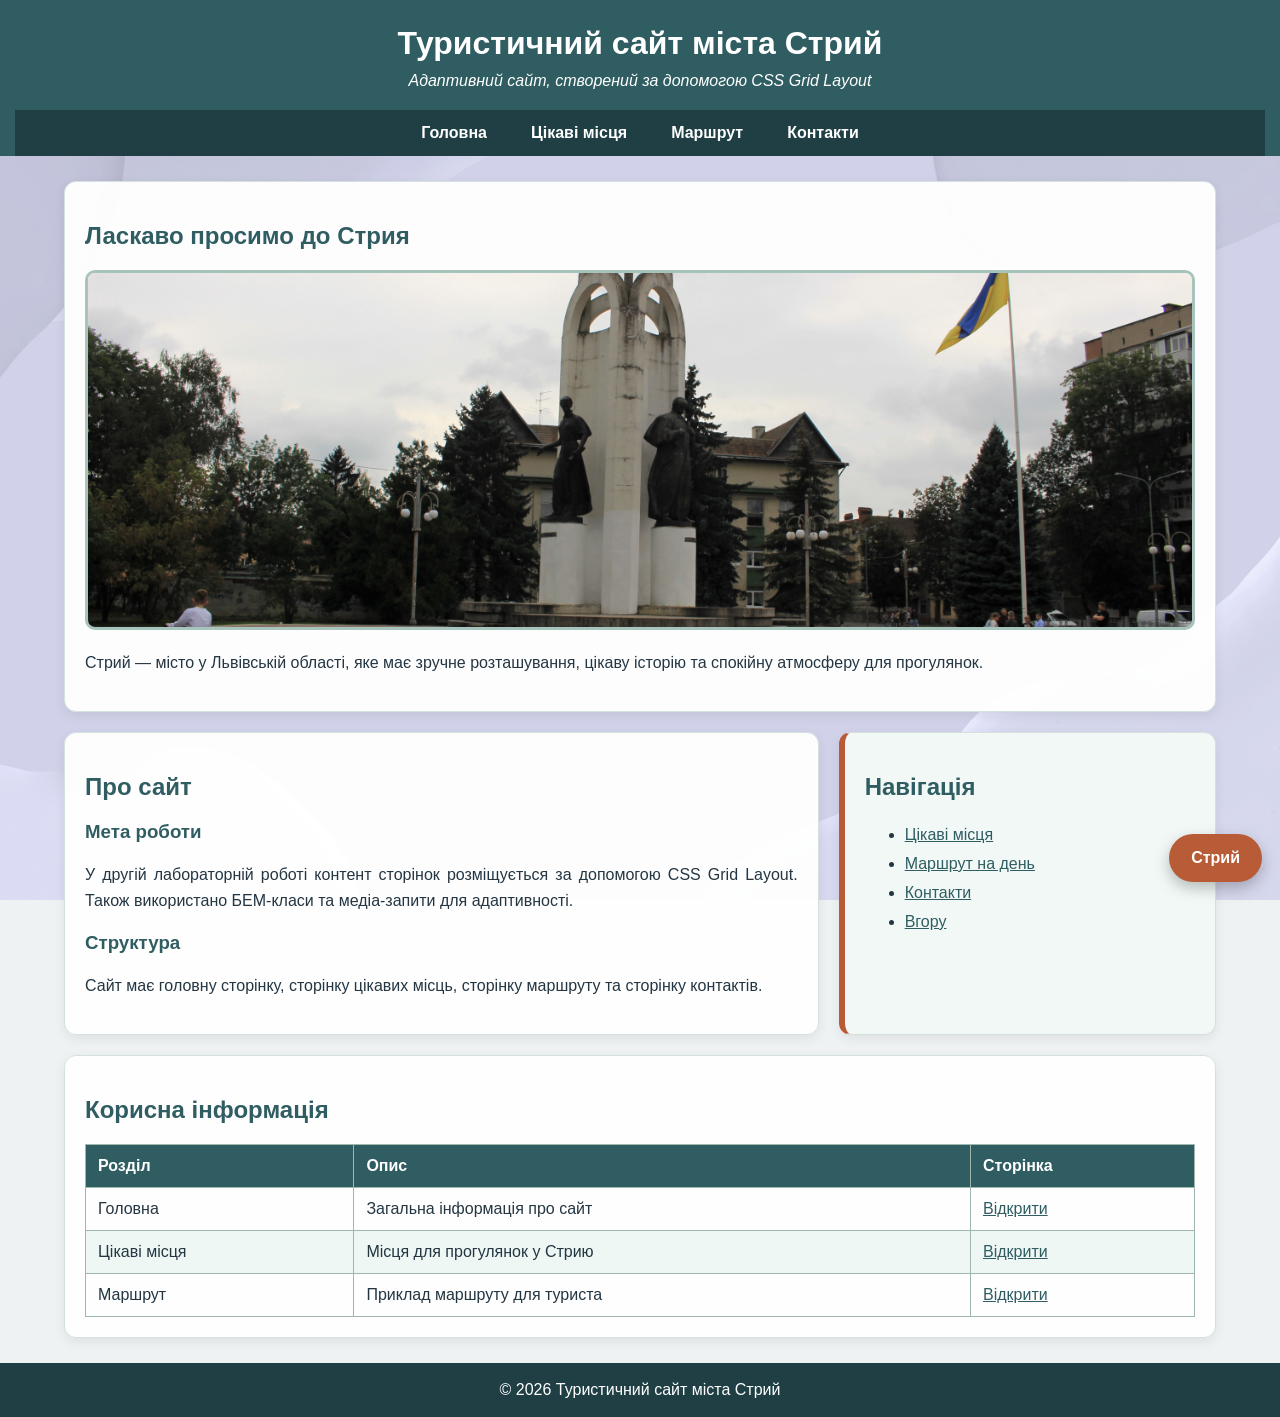
<file: index.html>
<!DOCTYPE html>
<html lang="uk">

<head>
    <meta charset="UTF-8">
    <meta name="viewport" content="width=device-width, initial-scale=1.0">
    <meta name="description" content="Туристичний сайт міста Стрий з CSS Grid">
    <meta name="keywords" content="Стрий, туризм, CSS Grid, адаптивність">
    <meta name="author" content="Студент">
    <title>Стрий туристичний | Grid</title>
    <link rel="stylesheet" href="style.css">
</head>

<body id="top">
    <header class="site-header">
        <h1 class="site-header__title">Туристичний сайт міста Стрий</h1>
        <p class="site-header__text">Адаптивний сайт, створений за допомогою CSS Grid Layout</p>

        <nav class="nav">
            <ul class="nav__list">
                <li class="nav__item"><a class="nav__link" href="index.html">Головна</a></li>

                <li class="nav__item nav__item_dropdown">
                    <a class="nav__link" href="places.html">Цікаві місця</a>
                    <ul class="nav__submenu">
                        <li><a class="nav__sublink" href="places.html#center">Центр</a></li>
                        <li><a class="nav__sublink" href="places.html#parks">Парки</a></li>
                        <li><a class="nav__sublink" href="places.html#architecture">Архітектура</a></li>
                    </ul>
                </li>

                <li class="nav__item"><a class="nav__link" href="route.html">Маршрут</a></li>
                <li class="nav__item"><a class="nav__link" href="contacts.html">Контакти</a></li>
            </ul>
        </nav>
    </header>

    <div class="fixed-badge">Стрий</div>

    <main class="layout layout_home">
        <section class="layout__hero card">
            <h2 class="card__title">Ласкаво просимо до Стрия</h2>
            <img class="card__image" src="images/stryj-main.jpg" alt="Вид міста Стрий">
            <p class="card__text">
                Стрий — місто у Львівській області, яке має зручне розташування,
                цікаву історію та спокійну атмосферу для прогулянок.
            </p>
        </section>

        <section class="layout__section card">
            <h2 class="card__title">Про сайт</h2>

            <article class="article">
                <h3 class="article__title">Мета роботи</h3>
                <p class="article__text">
                    У другій лабораторній роботі контент сторінок розміщується
                    за допомогою CSS Grid Layout. Також використано БЕМ-класи
                    та медіа-запити для адаптивності.
                </p>
            </article>

            <article class="article">
                <h3 class="article__title">Структура</h3>
                <p class="article__text">
                    Сайт має головну сторінку, сторінку цікавих місць,
                    сторінку маршруту та сторінку контактів.
                </p>
            </article>
        </section>

        <aside class="layout__aside aside">
            <h2 class="aside__title">Навігація</h2>
            <ul class="aside__list">
                <li><a href="places.html">Цікаві місця</a></li>
                <li><a href="route.html">Маршрут на день</a></li>
                <li><a href="contacts.html">Контакти</a></li>
                <li><a href="#top">Вгору</a></li>
            </ul>
        </aside>

        <section class="layout__info card">
            <h2 class="card__title">Корисна інформація</h2>

            <table class="info-table">
                <thead>
                    <tr>
                        <th>Розділ</th>
                        <th>Опис</th>
                        <th>Сторінка</th>
                    </tr>
                </thead>
                <tbody>
                    <tr>
                        <td>Головна</td>
                        <td>Загальна інформація про сайт</td>
                        <td><a href="index.html">Відкрити</a></td>
                    </tr>
                    <tr>
                        <td>Цікаві місця</td>
                        <td>Місця для прогулянок у Стрию</td>
                        <td><a href="places.html">Відкрити</a></td>
                    </tr>
                    <tr>
                        <td>Маршрут</td>
                        <td>Приклад маршруту для туриста</td>
                        <td><a href="route.html">Відкрити</a></td>
                    </tr>
                </tbody>
            </table>
        </section>
    </main>

    <footer class="footer">
        <p class="footer__text">&copy; 2026 Туристичний сайт міста Стрий</p>
    </footer>
</body>

</html>
</file>
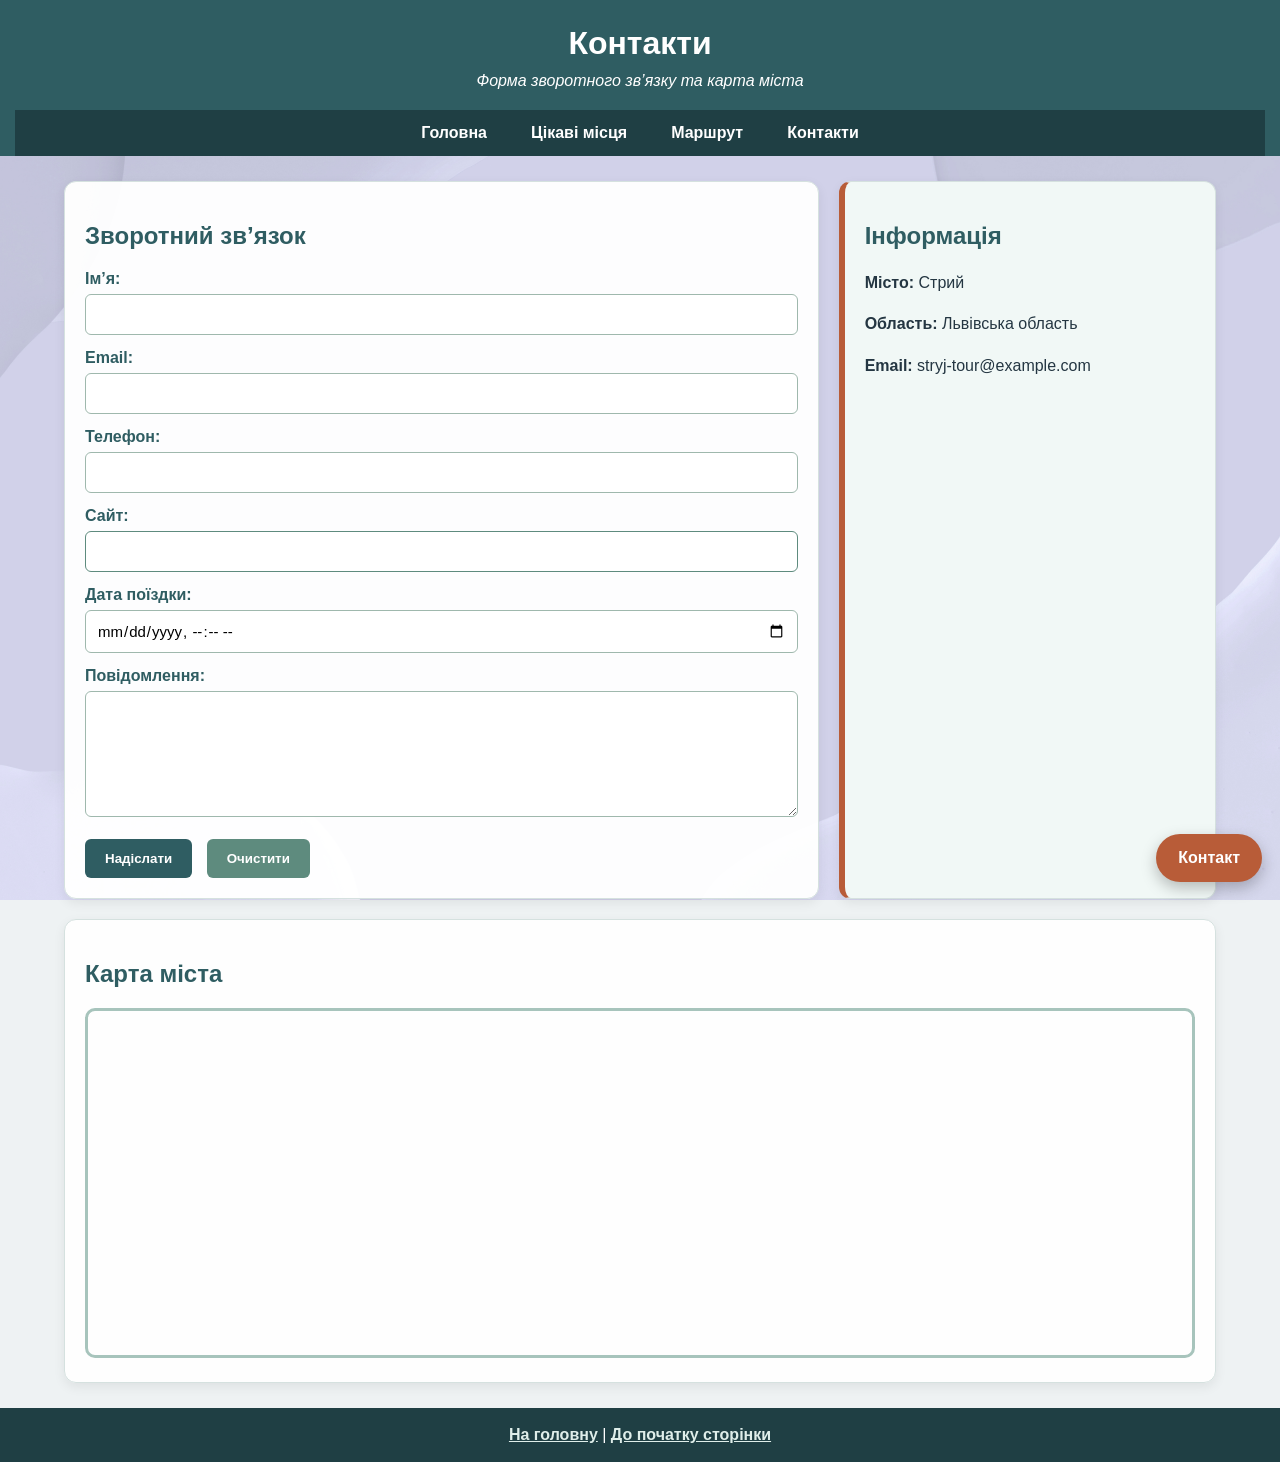
<file: contacts.html>
<!DOCTYPE html>
<html lang="uk">

<head>
    <meta charset="UTF-8">
    <meta name="viewport" content="width=device-width, initial-scale=1.0">
    <meta name="description" content="Контакти туристичного сайту Стрия">
    <meta name="keywords" content="Стрий, контакти, форма, карта">
    <meta name="author" content="Студент">
    <title>Контакти</title>
    <link rel="stylesheet" href="style.css">
</head>

<body id="top">
    <header class="site-header">
        <h1 class="site-header__title">Контакти</h1>
        <p class="site-header__text">Форма зворотного зв’язку та карта міста</p>

        <nav class="nav">
            <ul class="nav__list">
                <li class="nav__item"><a class="nav__link" href="index.html">Головна</a></li>
                <li class="nav__item"><a class="nav__link" href="places.html">Цікаві місця</a></li>
                <li class="nav__item"><a class="nav__link" href="route.html">Маршрут</a></li>
                <li class="nav__item"><a class="nav__link" href="contacts.html">Контакти</a></li>
            </ul>
        </nav>
    </header>

    <div class="fixed-badge">Контакт</div>

    <main class="contact-grid">
        <section class="contact-grid__form card">
            <h2 class="card__title">Зворотний зв’язок</h2>

            <form action="#" method="post" class="form">
                <label class="form__label" for="name">Ім’я:</label>
                <input class="form__field" type="text" id="name" name="name" required maxlength="40">

                <label class="form__label" for="email">Email:</label>
                <input class="form__field" type="email" id="email" name="email" required>

                <label class="form__label" for="phone">Телефон:</label>
                <input class="form__field" type="tel" id="phone" name="phone" pattern="[0-9+() -]{10,20}" required>

                <label class="form__label" for="site">Сайт:</label>
                <input class="form__field" type="url" id="site" name="site">

                <label class="form__label" for="date">Дата поїздки:</label>
                <input class="form__field" type="datetime-local" id="date" name="date" required>

                <label class="form__label" for="message">Повідомлення:</label>
                <textarea class="form__field form__field_textarea" id="message" name="message" rows="6" maxlength="350"
                    required></textarea>

                <button class="form__button" type="submit">Надіслати</button>
                <button class="form__button form__button_reset" type="reset">Очистити</button>
            </form>
        </section>

        <section class="contact-grid__map card">
            <h2 class="card__title">Карта міста</h2>

            <iframe class="map"
                src="https://www.openstreetmap.org/export/embed.html?bbox=23.819%2C49.245%2C23.880%2C49.275&amp;layer=mapnik"
                title="Карта міста Стрий">
            </iframe>
        </section>

        <aside class="contact-grid__aside aside">
            <h2 class="aside__title">Інформація</h2>
            <p class="aside__text"><strong>Місто:</strong> Стрий</p>
            <p class="aside__text"><strong>Область:</strong> Львівська область</p>
            <p class="aside__text"><strong>Email:</strong> stryj-tour@example.com</p>
        </aside>
    </main>

    <footer class="footer">
        <p class="footer__text">
            <a href="index.html">На головну</a> |
            <a href="#top">До початку сторінки</a>
        </p>
    </footer>
</body>

</html>
</file>
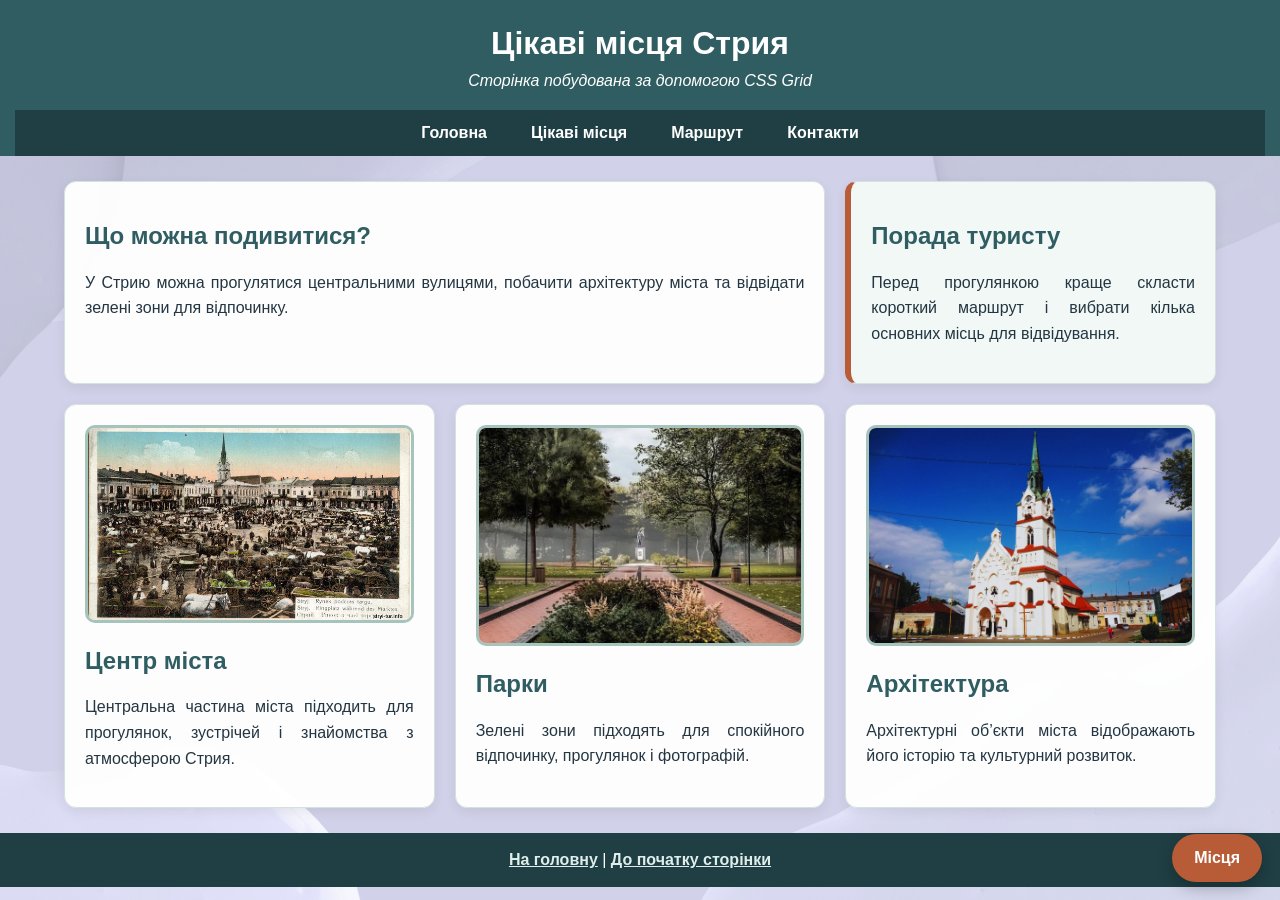
<file: places.html>
<!DOCTYPE html>
<html lang="uk">

<head>
    <meta charset="UTF-8">
    <meta name="viewport" content="width=device-width, initial-scale=1.0">
    <meta name="description" content="Цікаві місця Стрия">
    <meta name="keywords" content="Стрий, парк, центр, архітектура">
    <meta name="author" content="Студент">
    <title>Цікаві місця Стрия</title>
    <link rel="stylesheet" href="style.css">
</head>

<body id="top">
    <header class="site-header">
        <h1 class="site-header__title">Цікаві місця Стрия</h1>
        <p class="site-header__text">Сторінка побудована за допомогою CSS Grid</p>

        <nav class="nav">
            <ul class="nav__list">
                <li class="nav__item"><a class="nav__link" href="index.html">Головна</a></li>

                <li class="nav__item nav__item_dropdown">
                    <a class="nav__link" href="places.html">Цікаві місця</a>
                    <ul class="nav__submenu">
                        <li><a class="nav__sublink" href="#center">Центр</a></li>
                        <li><a class="nav__sublink" href="#parks">Парки</a></li>
                        <li><a class="nav__sublink" href="#architecture">Архітектура</a></li>
                    </ul>
                </li>

                <li class="nav__item"><a class="nav__link" href="route.html">Маршрут</a></li>
                <li class="nav__item"><a class="nav__link" href="contacts.html">Контакти</a></li>
            </ul>
        </nav>
    </header>

    <div class="fixed-badge">Місця</div>

    <main class="layout layout_places">
        <section class="layout__intro card">
            <h2 class="card__title">Що можна подивитися?</h2>
            <p class="card__text">
                У Стрию можна прогулятися центральними вулицями, побачити
                архітектуру міста та відвідати зелені зони для відпочинку.
            </p>
        </section>

        <section id="center" class="place-card">
            <img class="place-card__image" src="images/square.jpg" alt="Центр міста Стрий">
            <h2 class="place-card__title">Центр міста</h2>
            <p class="place-card__text">
                Центральна частина міста підходить для прогулянок, зустрічей
                і знайомства з атмосферою Стрия.
            </p>
        </section>

        <section id="parks" class="place-card">
            <img class="place-card__image" src="images/park.jpg" alt="Парк у Стрию">
            <h2 class="place-card__title">Парки</h2>
            <p class="place-card__text">
                Зелені зони підходять для спокійного відпочинку, прогулянок
                і фотографій.
            </p>
        </section>

        <section id="architecture" class="place-card">
            <img class="place-card__image" src="images/church.jpg" alt="Архітектура Стрия">
            <h2 class="place-card__title">Архітектура</h2>
            <p class="place-card__text">
                Архітектурні об’єкти міста відображають його історію
                та культурний розвиток.
            </p>
        </section>

        <aside class="layout__aside aside">
            <h2 class="aside__title">Порада туристу</h2>
            <p class="aside__text">
                Перед прогулянкою краще скласти короткий маршрут і вибрати
                кілька основних місць для відвідування.
            </p>
        </aside>
    </main>

    <footer class="footer">
        <p class="footer__text">
            <a href="index.html">На головну</a> |
            <a href="#top">До початку сторінки</a>
        </p>
    </footer>
</body>

</html>
</file>
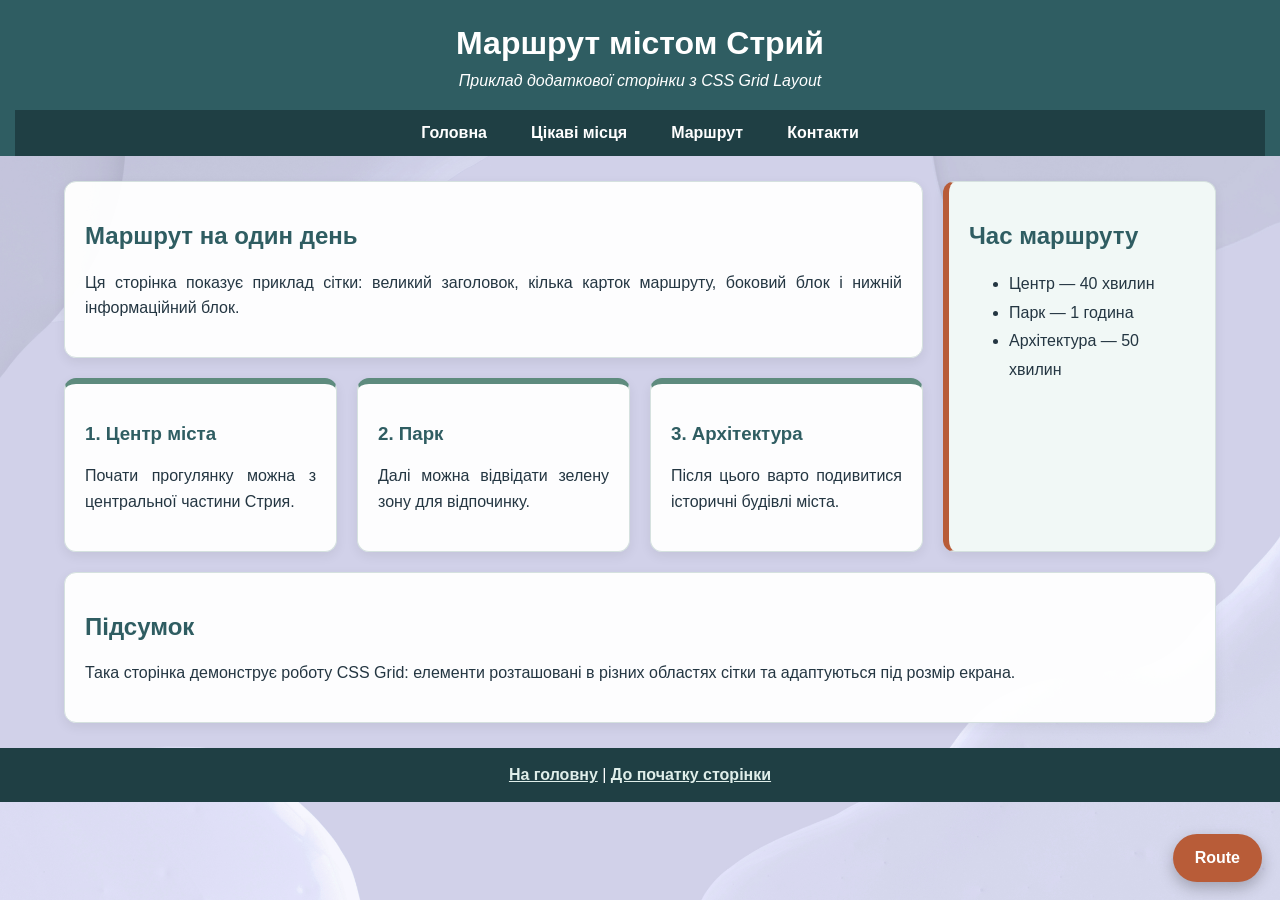
<file: route.html>
<!DOCTYPE html>
<html lang="uk">

<head>
    <meta charset="UTF-8">
    <meta name="viewport" content="width=device-width, initial-scale=1.0">
    <meta name="description" content="Туристичний маршрут містом Стрий">
    <meta name="keywords" content="Стрий, маршрут, туризм, CSS Grid">
    <meta name="author" content="Студент">
    <title>Маршрут містом Стрий</title>
    <link rel="stylesheet" href="style.css">
</head>

<body id="top">
    <header class="site-header">
        <h1 class="site-header__title">Маршрут містом Стрий</h1>
        <p class="site-header__text">Приклад додаткової сторінки з CSS Grid Layout</p>

        <nav class="nav">
            <ul class="nav__list">
                <li class="nav__item"><a class="nav__link" href="index.html">Головна</a></li>
                <li class="nav__item"><a class="nav__link" href="places.html">Цікаві місця</a></li>
                <li class="nav__item"><a class="nav__link" href="route.html">Маршрут</a></li>
                <li class="nav__item"><a class="nav__link" href="contacts.html">Контакти</a></li>
            </ul>
        </nav>
    </header>

    <div class="fixed-badge">Route</div>

    <main class="route">
        <section class="route__header card">
            <h2 class="card__title">Маршрут на один день</h2>
            <p class="card__text">
                Ця сторінка показує приклад сітки: великий заголовок,
                кілька карток маршруту, боковий блок і нижній інформаційний блок.
            </p>
        </section>

        <section class="route__step route__step_first">
            <h3 class="route__title">1. Центр міста</h3>
            <p class="route__text">Почати прогулянку можна з центральної частини Стрия.</p>
        </section>

        <section class="route__step route__step_second">
            <h3 class="route__title">2. Парк</h3>
            <p class="route__text">Далі можна відвідати зелену зону для відпочинку.</p>
        </section>

        <section class="route__step route__step_third">
            <h3 class="route__title">3. Архітектура</h3>
            <p class="route__text">Після цього варто подивитися історичні будівлі міста.</p>
        </section>

        <aside class="route__aside aside">
            <h2 class="aside__title">Час маршруту</h2>
            <ul class="aside__list">
                <li>Центр — 40 хвилин</li>
                <li>Парк — 1 година</li>
                <li>Архітектура — 50 хвилин</li>
            </ul>
        </aside>

        <section class="route__footer card">
            <h2 class="card__title">Підсумок</h2>
            <p class="card__text">
                Така сторінка демонструє роботу CSS Grid: елементи розташовані
                в різних областях сітки та адаптуються під розмір екрана.
            </p>
        </section>
    </main>

    <footer class="footer">
        <p class="footer__text">
            <a href="index.html">На головну</a> |
            <a href="#top">До початку сторінки</a>
        </p>
    </footer>
</body>

</html>
</file>
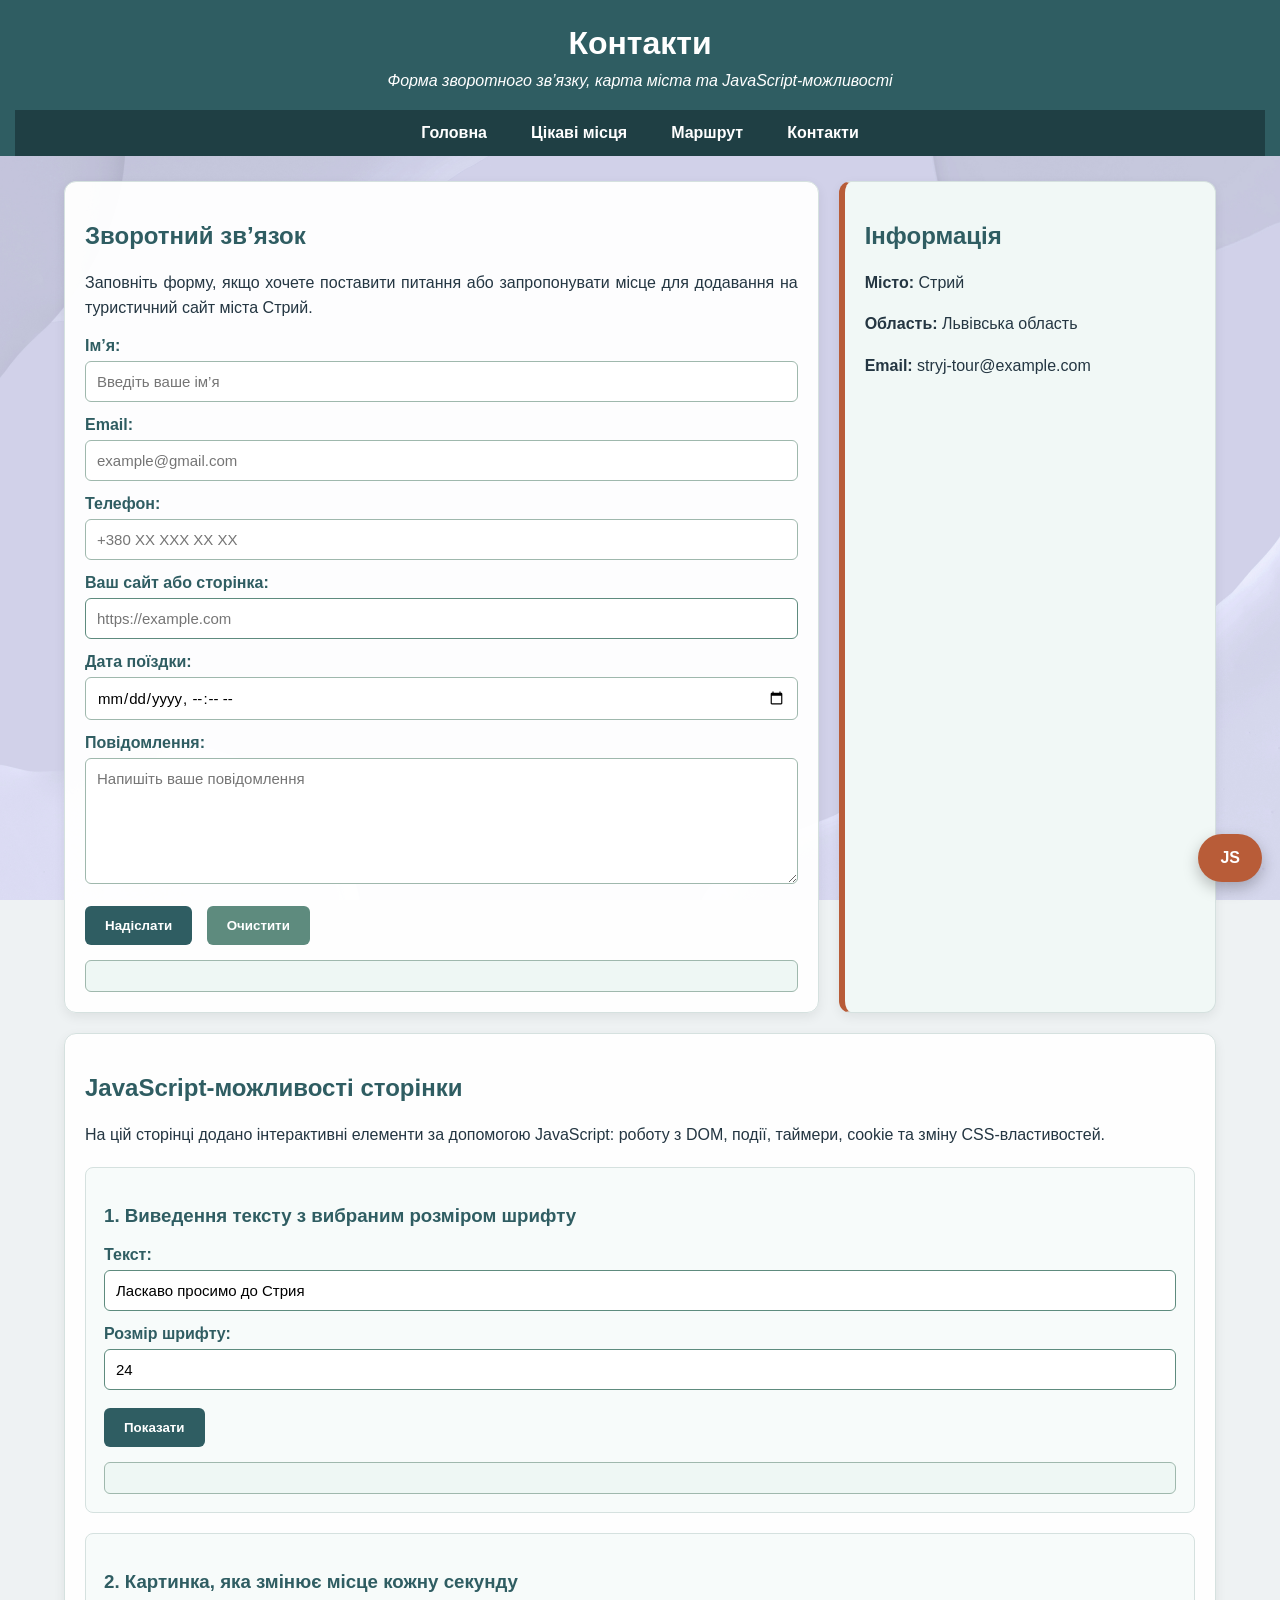
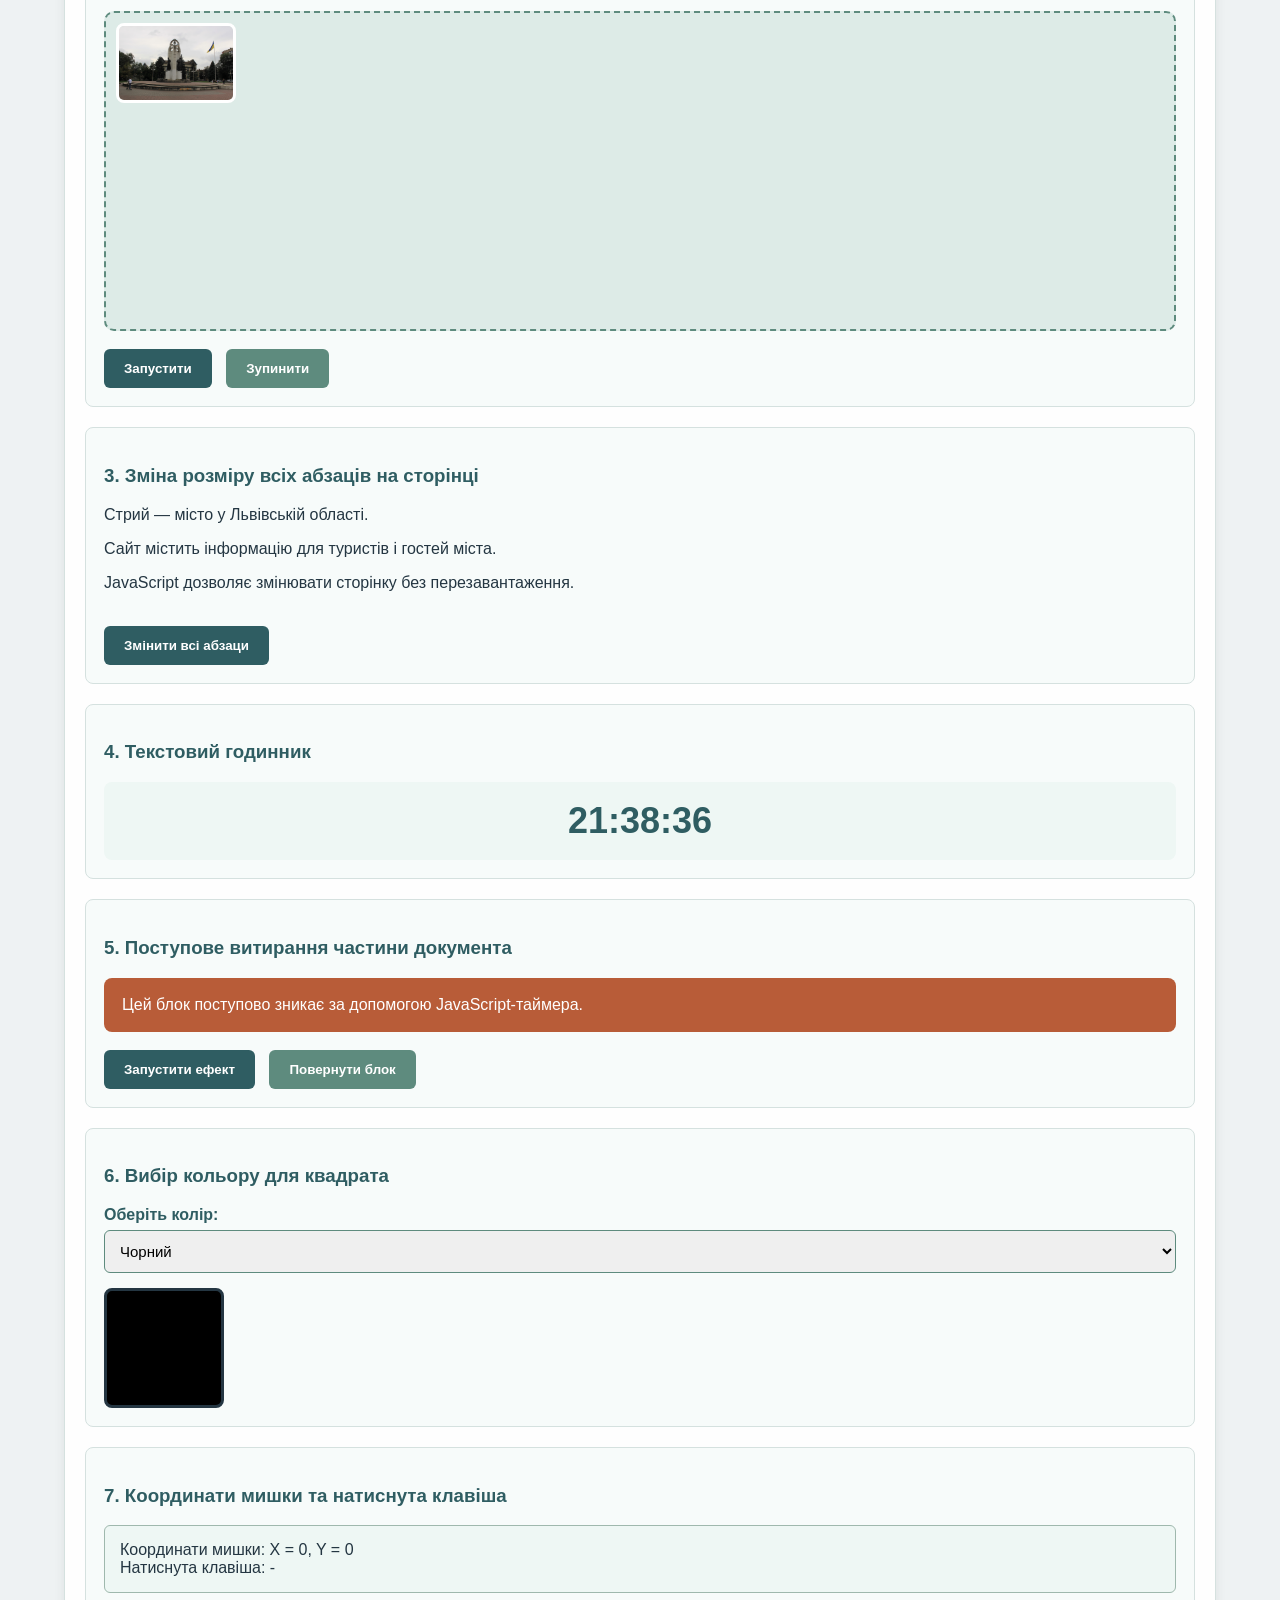
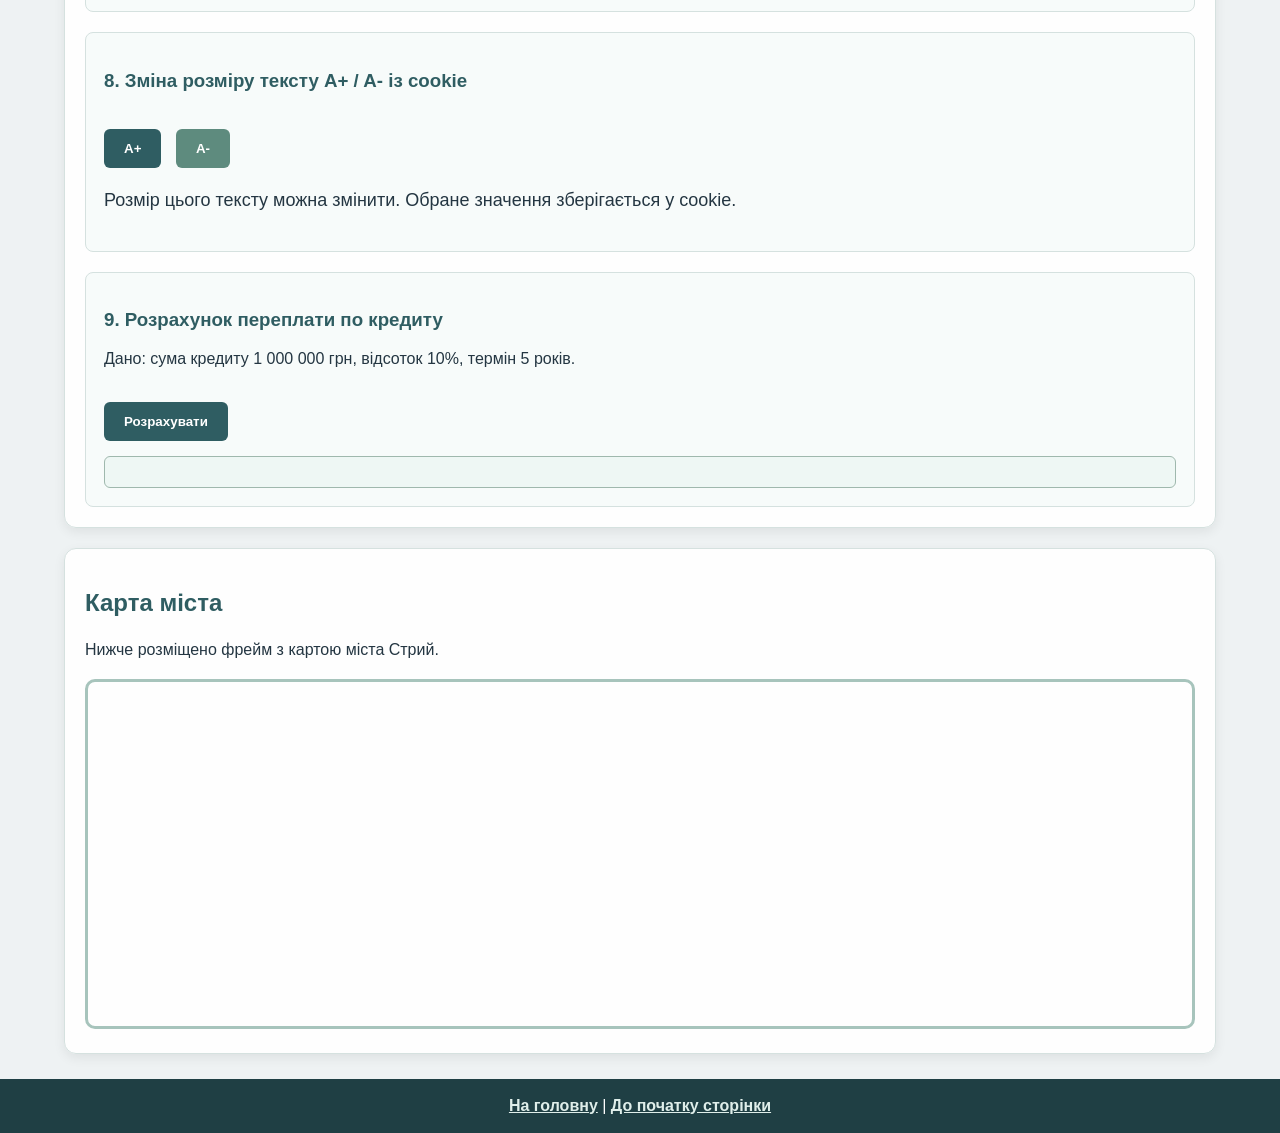
<file: lb3/contacts.html>
<!DOCTYPE html>
<html lang="uk">

<head>
    <meta charset="UTF-8">
    <meta name="viewport" content="width=device-width, initial-scale=1.0">
    <meta name="description" content="Контакти туристичного сайту міста Стрий з JavaScript">
    <meta name="keywords" content="Стрий, контакти, форма, JavaScript, DOM">
    <meta name="author" content="Студент">
    <title>Контакти | JavaScript</title>
    <link rel="stylesheet" href="style.css">
</head>

<body id="top">
    <header class="site-header">
        <h1 class="site-header__title">Контакти</h1>
        <p class="site-header__text">Форма зворотного зв’язку, карта міста та JavaScript-можливості</p>

        <nav class="nav">
            <ul class="nav__list">
                <li class="nav__item">
                    <a class="nav__link" href="index.html">Головна</a>
                </li>

                <li class="nav__item nav__item_dropdown">
                    <a class="nav__link" href="places.html">Цікаві місця</a>
                    <ul class="nav__submenu">
                        <li><a class="nav__sublink" href="places.html#center">Центр</a></li>
                        <li><a class="nav__sublink" href="places.html#parks">Парки</a></li>
                        <li><a class="nav__sublink" href="places.html#architecture">Архітектура</a></li>
                    </ul>
                </li>

                <li class="nav__item">
                    <a class="nav__link" href="route.html">Маршрут</a>
                </li>

                <li class="nav__item">
                    <a class="nav__link" href="contacts.html">Контакти</a>
                </li>
            </ul>
        </nav>
    </header>

    <div class="fixed-badge">JS</div>

    <main class="contact-grid">
        <section class="contact-grid__form card">
            <h2 class="card__title">Зворотний зв’язок</h2>
            <p class="card__text">
                Заповніть форму, якщо хочете поставити питання або запропонувати
                місце для додавання на туристичний сайт міста Стрий.
            </p>

            <form action="#" method="post" class="form" id="tourForm">
                <label class="form__label" for="name">Ім’я:</label>
                <input class="form__field" type="text" id="name" name="name" required maxlength="40"
                    placeholder="Введіть ваше ім’я">

                <label class="form__label" for="email">Email:</label>
                <input class="form__field" type="email" id="email" name="email" required
                    placeholder="example@gmail.com">

                <label class="form__label" for="phone">Телефон:</label>
                <input class="form__field" type="tel" id="phone" name="phone" pattern="[0-9+() -]{10,20}" required
                    placeholder="+380 XX XXX XX XX">

                <label class="form__label" for="site">Ваш сайт або сторінка:</label>
                <input class="form__field" type="url" id="site" name="site" placeholder="https://example.com">

                <label class="form__label" for="date">Дата поїздки:</label>
                <input class="form__field" type="datetime-local" id="date" name="date" required>

                <label class="form__label" for="message">Повідомлення:</label>
                <textarea class="form__field form__field_textarea" id="message" name="message" rows="6" maxlength="350"
                    required placeholder="Напишіть ваше повідомлення"></textarea>

                <button class="form__button" type="submit">Надіслати</button>
                <button class="form__button form__button_reset" type="reset">Очистити</button>

                <div id="formResult" class="result-box"></div>
            </form>
        </section>

        <aside class="contact-grid__aside aside">
            <h2 class="aside__title">Інформація</h2>
            <p class="aside__text"><strong>Місто:</strong> Стрий</p>
            <p class="aside__text"><strong>Область:</strong> Львівська область</p>
            <p class="aside__text"><strong>Email:</strong> stryj-tour@example.com</p>
        </aside>

        <section class="contact-grid__js card">
            <h2 class="card__title">JavaScript-можливості сторінки</h2>
            <p class="card__text">
                На цій сторінці додано інтерактивні елементи за допомогою JavaScript:
                роботу з DOM, події, таймери, cookie та зміну CSS-властивостей.
            </p>

            <article class="js-task">
                <h3>1. Виведення тексту з вибраним розміром шрифту</h3>

                <label class="form__label" for="textInput">Текст:</label>
                <input class="form__field" type="text" id="textInput" value="Ласкаво просимо до Стрия">

                <label class="form__label" for="sizeInput">Розмір шрифту:</label>
                <input class="form__field" type="number" id="sizeInput" value="24" min="10" max="60">

                <button class="form__button" type="button" onclick="showTextWithSize()">Показати</button>

                <div id="fontResult" class="result-box"></div>
            </article>

            <article class="js-task">
                <h3>2. Картинка, яка змінює місце кожну секунду</h3>

                <div class="image-area">
                    <img id="movingImage" class="moving-image" src="images/stryj-main.jpg" alt="Стрий">
                </div>

                <button class="form__button" type="button" onclick="startMovingImage()">Запустити</button>
                <button class="form__button form__button_reset" type="button"
                    onclick="stopMovingImage()">Зупинити</button>
            </article>

            <article class="js-task">
                <h3>3. Зміна розміру всіх абзаців на сторінці</h3>

                <p>Стрий — місто у Львівській області.</p>
                <p>Сайт містить інформацію для туристів і гостей міста.</p>
                <p>JavaScript дозволяє змінювати сторінку без перезавантаження.</p>

                <button class="form__button" type="button" onclick="changeParagraphsSize()">Змінити всі абзаци</button>
            </article>

            <article class="js-task">
                <h3>4. Текстовий годинник</h3>
                <div id="clock" class="clock">00:00:00</div>
            </article>

            <article class="js-task">
                <h3>5. Поступове витирання частини документа</h3>

                <div id="wipeBlock" class="wipe-block">
                    Цей блок поступово зникає за допомогою JavaScript-таймера.
                </div>

                <button class="form__button" type="button" onclick="startWipeEffect()">Запустити ефект</button>
                <button class="form__button form__button_reset" type="button" onclick="resetWipeEffect()">Повернути
                    блок</button>
            </article>

            <article class="js-task">
                <h3>6. Вибір кольору для квадрата</h3>

                <label class="form__label" for="colorSelect">Оберіть колір:</label>
                <select class="form__field" id="colorSelect" onchange="changeSquareColor()">
                    <option value="black">Чорний</option>
                    <option value="red">Червоний</option>
                    <option value="green">Зелений</option>
                    <option value="blue">Синій</option>
                    <option value="orange">Помаранчевий</option>
                </select>

                <div id="colorSquare" class="color-square"></div>
            </article>

            <article class="js-task">
                <h3>7. Координати мишки та натиснута клавіша</h3>

                <div id="eventInfo" class="result-box">
                    Координати мишки: X = 0, Y = 0<br>
                    Натиснута клавіша: -
                </div>
            </article>

            <article class="js-task">
                <h3>8. Зміна розміру тексту A+ / A- із cookie</h3>

                <button class="form__button" type="button" onclick="increaseFont()">A+</button>
                <button class="form__button form__button_reset" type="button" onclick="decreaseFont()">A-</button>

                <p id="resizableText" class="resizable-text">
                    Розмір цього тексту можна змінити. Обране значення зберігається у cookie.
                </p>
            </article>

            <article class="js-task">
                <h3>9. Розрахунок переплати по кредиту</h3>

                <p>
                    Дано: сума кредиту 1 000 000 грн, відсоток 10%, термін 5 років.
                </p>

                <button class="form__button" type="button" onclick="calculateCredit()">Розрахувати</button>

                <div id="creditResult" class="result-box"></div>
            </article>
        </section>

        <section class="contact-grid__map card">
            <h2 class="card__title">Карта міста</h2>
            <p class="card__text">
                Нижче розміщено фрейм з картою міста Стрий.
            </p>

            <iframe class="map"
                src="https://www.openstreetmap.org/export/embed.html?bbox=23.819%2C49.245%2C23.880%2C49.275&amp;layer=mapnik"
                title="Карта міста Стрий">
            </iframe>
        </section>
    </main>

    <footer class="footer">
        <p class="footer__text">
            <a href="index.html">На головну</a> |
            <a href="#top">До початку сторінки</a>
        </p>
    </footer>

    <script src="script.js"></script>
</body>

</html>
</file>
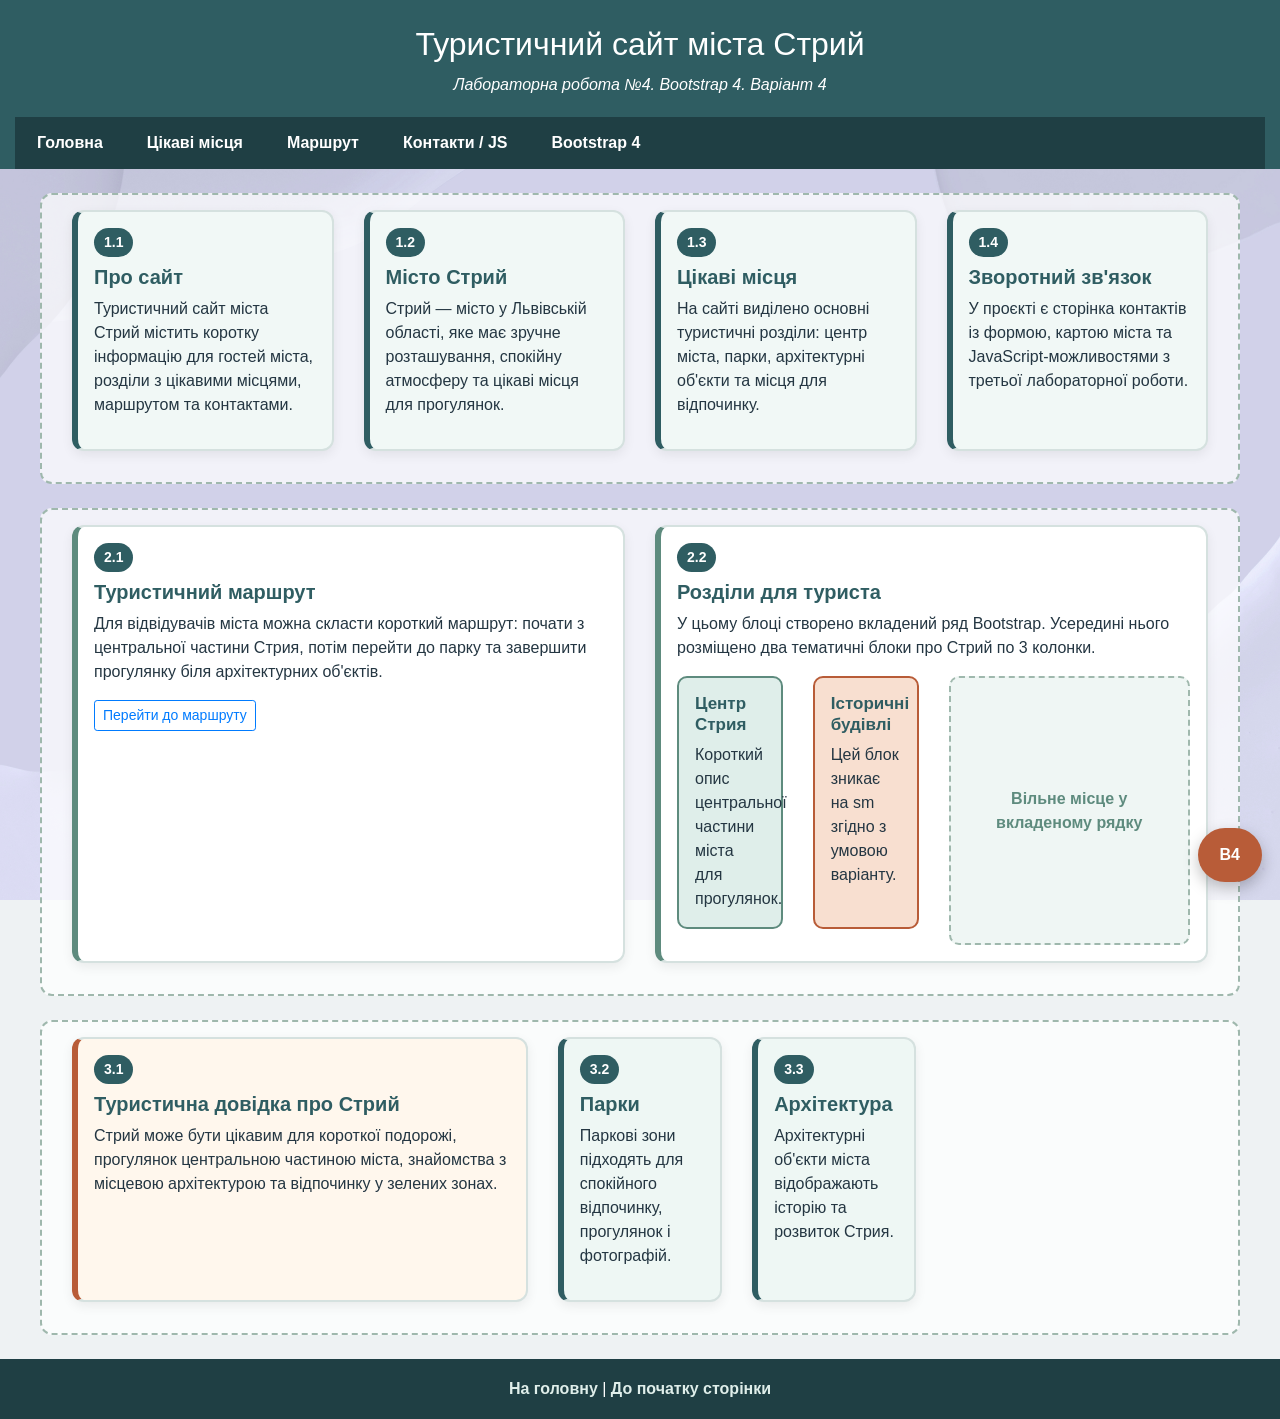
<file: lb4/bootstrap.html>
<!DOCTYPE html>
<html lang="uk">

<head>
    <meta charset="UTF-8">

    <!-- viewport потрібен, щоб Bootstrap-сітка нормально працювала на телефоні -->
    <meta name="viewport" content="width=device-width, initial-scale=1.0">

    <meta name="description" content="Лабораторна робота №4 Bootstrap 4 для туристичного сайту міста Стрий">
    <meta name="keywords" content="Bootstrap 4, Стрий, лабораторна робота, адаптивна сітка">
    <meta name="author" content="Студент">

    <title>Bootstrap 4 | Варіант 4</title>

    <!-- Bootstrap 4 -->
    <link rel="stylesheet" href="https://cdn.jsdelivr.net/npm/bootstrap@4.6.2/dist/css/bootstrap.min.css">

    <!-- Старі стилі сайту з попередніх лабораторних -->
    <link rel="stylesheet" href="style.css">

    <!-- Стилі тільки для четвертої лабораторної -->
    <link rel="stylesheet" href="bootstrap-lab.css">
</head>

<body id="top">
    <header class="site-header">
        <h1 class="site-header__title">Туристичний сайт міста Стрий</h1>
        <p class="site-header__text">Лабораторна робота №4. Bootstrap 4. Варіант 4</p>

        <nav class="nav">
            <ul class="nav__list">
                <li class="nav__item">
                    <a class="nav__link" href="index.html">Головна</a>
                </li>

                <li class="nav__item nav__item_dropdown">
                    <a class="nav__link" href="places.html">Цікаві місця</a>
                    <ul class="nav__submenu">
                        <li><a class="nav__sublink" href="places.html#center">Центр</a></li>
                        <li><a class="nav__sublink" href="places.html#parks">Парки</a></li>
                        <li><a class="nav__sublink" href="places.html#architecture">Архітектура</a></li>
                    </ul>
                </li>

                <li class="nav__item">
                    <a class="nav__link" href="route.html">Маршрут</a>
                </li>

                <li class="nav__item">
                    <a class="nav__link" href="contacts.html">Контакти / JS</a>
                </li>

                <li class="nav__item">
                    <a class="nav__link" href="bootstrap.html">Bootstrap 4</a>
                </li>
            </ul>
        </nav>
    </header>

    <div class="fixed-badge">B4</div>

    <main class="container bootstrap-page my-4">

        <!-- РЯД 1: 4 блоки -->
        <section id="row1" class="row bootstrap-lab-row mb-4">
            <div class="col-12 col-sm-6 col-md-1 col-lg-3 mb-3">
                <div class="bootstrap-block bootstrap-block-row1 h-100 p-3">
                    <span class="bootstrap-block__number">1.1</span>
                    <h2 class="bootstrap-block__title">Про сайт</h2>
                    <p class="bootstrap-block__text">
                        Туристичний сайт міста Стрий містить коротку інформацію для гостей міста,
                        розділи з цікавими місцями, маршрутом та контактами.
                    </p>
                </div>
            </div>

            <div class="col-12 col-sm-6 col-md-1 col-lg-3 mb-3">
                <div class="bootstrap-block bootstrap-block-row1 h-100 p-3">
                    <span class="bootstrap-block__number">1.2</span>
                    <h2 class="bootstrap-block__title">Місто Стрий</h2>
                    <p class="bootstrap-block__text">
                        Стрий — місто у Львівській області, яке має зручне розташування,
                        спокійну атмосферу та цікаві місця для прогулянок.
                    </p>
                </div>
            </div>

            <div class="col-12 col-sm-6 col-md-1 col-lg-3 mb-3">
                <div class="bootstrap-block bootstrap-block-row1 h-100 p-3">
                    <span class="bootstrap-block__number">1.3</span>
                    <h2 class="bootstrap-block__title">Цікаві місця</h2>
                    <p class="bootstrap-block__text">
                        На сайті виділено основні туристичні розділи: центр міста,
                        парки, архітектурні об'єкти та місця для відпочинку.
                    </p>
                </div>
            </div>

            <div class="col-12 col-sm-6 col-md-1 col-lg-3 mb-3">
                <div class="bootstrap-block bootstrap-block-row1 h-100 p-3">
                    <span class="bootstrap-block__number">1.4</span>
                    <h2 class="bootstrap-block__title">Зворотний зв'язок</h2>
                    <p class="bootstrap-block__text">
                        У проєкті є сторінка контактів із формою, картою міста та
                        JavaScript-можливостями з третьої лабораторної роботи.
                    </p>
                </div>
            </div>
        </section>

        <!-- РЯД 2: 2 блоки, у другому є вкладені блоки -->
        <section id="row2" class="row bootstrap-lab-row mb-4">
            <div class="col-12 col-md-6 mb-3">
                <div class="bootstrap-block bootstrap-block-row2 h-100 p-3">
                    <span class="bootstrap-block__number">2.1</span>
                    <h2 class="bootstrap-block__title">Туристичний маршрут</h2>
                    <p class="bootstrap-block__text">
                        Для відвідувачів міста можна скласти короткий маршрут:
                        почати з центральної частини Стрия, потім перейти до парку
                        та завершити прогулянку біля архітектурних об'єктів.
                    </p>
                    <a href="route.html" class="btn btn-outline-primary btn-sm">
                        Перейти до маршруту
                    </a>
                </div>
            </div>

            <div class="col-12 col-md-6 mb-3">
                <div class="bootstrap-block bootstrap-block-row2 h-100 p-3">
                    <span class="bootstrap-block__number">2.2</span>
                    <h2 class="bootstrap-block__title">Розділи для туриста</h2>
                    <p class="bootstrap-block__text">
                        У цьому блоці створено вкладений ряд Bootstrap. Усередині
                        нього розміщено два тематичні блоки про Стрий по 3 колонки.
                    </p>

                    <div class="row bootstrap-nested-row">
                        <div class="col-12 col-md-3 mb-3">
                            <div class="bootstrap-nested-block h-100 p-3">
                                <h3>Центр Стрия</h3>
                                <p>
                                    Короткий опис центральної частини міста для прогулянок.
                                </p>
                            </div>
                        </div>

                        <div class="col-12 col-md-3 mb-3 d-none d-md-block">
                            <div class="bootstrap-nested-block bootstrap-nested-block-hidden h-100 p-3">
                                <h3>Історичні будівлі</h3>
                                <p>
                                    Цей блок зникає на sm згідно з умовою варіанту.
                                </p>
                            </div>
                        </div>

                        <div class="col-md-6 d-none d-md-block">
                            <div class="bootstrap-nested-empty h-100 p-3">
                                Вільне місце у вкладеному рядку
                            </div>
                        </div>
                    </div>
                </div>
            </div>
        </section>

        <!-- РЯД 3: 1 блок на 5 колонок і 2 блоки по 2 колонки -->
        <section id="row3" class="row bootstrap-lab-row mb-4">
            <div class="col-12 d-block d-sm-none mb-3">
                <div class="bootstrap-empty-space p-3">
                    Місце для туристичного банера про Стрий на xs-екрані
                </div>
            </div>

            <div class="col-sm-5 mb-3 d-none d-sm-block">
                <div class="bootstrap-block bootstrap-block-row3-main h-100 p-3">
                    <span class="bootstrap-block__number">3.1</span>
                    <h2 class="bootstrap-block__title">Туристична довідка про Стрий</h2>
                    <p class="bootstrap-block__text">
                        Стрий може бути цікавим для короткої подорожі, прогулянок
                        центральною частиною міста, знайомства з місцевою архітектурою
                        та відпочинку у зелених зонах.
                    </p>
                </div>
            </div>

            <div class="col-12 col-sm-2 mb-3">
                <div class="bootstrap-block bootstrap-block-row3-small h-100 p-3">
                    <span class="bootstrap-block__number">3.2</span>
                    <h2 class="bootstrap-block__title">Парки</h2>
                    <p class="bootstrap-block__text">
                        Паркові зони підходять для спокійного відпочинку,
                        прогулянок і фотографій.
                    </p>
                </div>
            </div>

            <div class="col-12 col-sm-2 mb-3">
                <div class="bootstrap-block bootstrap-block-row3-small h-100 p-3">
                    <span class="bootstrap-block__number">3.3</span>
                    <h2 class="bootstrap-block__title">Архітектура</h2>
                    <p class="bootstrap-block__text">
                        Архітектурні об'єкти міста відображають історію
                        та розвиток Стрия.
                    </p>
                </div>
            </div>
        </section>
    </main>

    <footer class="footer">
        <p class="footer__text">
            <a href="index.html">На головну</a> |
            <a href="#top">До початку сторінки</a>
        </p>
    </footer>

    <!-- Bootstrap JS -->
    <script src="https://cdn.jsdelivr.net/npm/jquery@3.5.1/dist/jquery.slim.min.js"></script>
    <script src="https://cdn.jsdelivr.net/npm/bootstrap@4.6.2/dist/js/bootstrap.bundle.min.js"></script>
</body>

</html>
</file>
<file: style.css>
* {
    box-sizing: border-box;
}

body {
    margin: 0;
    font-family: Arial, Verdana, sans-serif;
    font-size: 16px;
    color: #243642;
    background-color: #eef2f3;
    background-image: url("images/background.jpg");
    background-size: cover;
    background-attachment: fixed;
    background-position: center;
}

a {
    color: #2f5d62;
}

a:hover {
    color: #b85c38;
}

/* Header */

.site-header {
    background-color: #2f5d62;
    color: white;
    text-align: center;
    padding: 25px 15px 0;
}

.site-header__title {
    margin: 0;
    font-size: 32px;
}

.site-header__text {
    margin: 10px 0 20px;
    font-style: italic;
}

/* Navigation */

.nav {
    background-color: #1f3f44;
}

.nav__list {
    display: flex;
    justify-content: center;
    flex-wrap: wrap;
    margin: 0;
    padding: 0;
    list-style: none;
}

.nav__item {
    position: relative;
}

.nav__link,
.nav__sublink {
    display: block;
    padding: 14px 22px;
    color: white;
    text-decoration: none;
    font-weight: bold;
}

.nav__link:hover,
.nav__sublink:hover {
    background-color: #a7c4bc;
    color: #1f3f44;
}

.nav__submenu {
    display: none;
    position: absolute;
    left: 0;
    top: 48px;
    min-width: 180px;
    margin: 0;
    padding: 0;
    list-style: none;
    background-color: #1f3f44;
    border: 1px solid #a7c4bc;
    z-index: 10;
}

.nav__item_dropdown:hover .nav__submenu {
    display: block;
}

/* Fixed element */

.fixed-badge {
    position: fixed;
    right: 18px;
    bottom: 18px;
    z-index: 20;
    padding: 15px 22px;
    background-color: #b85c38;
    color: white;
    border-radius: 50px;
    font-weight: bold;
    box-shadow: 0 6px 15px rgba(0, 0, 0, 0.25);
    transition: 0.3s;
}

.fixed-badge:hover {
    transform: scaleX(1.35) rotate(-5deg);
    border-radius: 8px;
    background-color: #2f5d62;
}

/* Common blocks */

.card,
.aside,
.place-card,
.route__step {
    background-color: rgba(255, 255, 255, 0.96);
    border-radius: 12px;
    border: 1px solid #d5e1df;
    padding: 20px;
    box-shadow: 0 4px 12px rgba(0, 0, 0, 0.07);
}

.card__title,
.aside__title,
.place-card__title,
.article__title,
.route__title {
    color: #2f5d62;
}

.card__text,
.aside__text,
.article__text,
.place-card__text,
.route__text {
    line-height: 1.6;
    text-align: justify;
}

.card__image,
.place-card__image {
    width: 100%;
    max-height: 360px;
    object-fit: cover;
    border-radius: 10px;
    border: 3px solid #a7c4bc;
}

.aside {
    border-left: 6px solid #b85c38;
    background-color: #f1f8f6;
}

.aside__list {
    line-height: 1.8;
}

/* Home layout */

.layout {
    width: 90%;
    max-width: 1200px;
    margin: 25px auto;
    display: grid;
    gap: 20px;
}

.layout_home {
    grid-template-columns: 2fr 1fr;
    grid-template-areas:
        "hero hero"
        "section aside"
        "info info";
}

.layout__hero {
    grid-area: hero;
}

.layout__section {
    grid-area: section;
}

.layout__aside {
    grid-area: aside;
}

.layout__info {
    grid-area: info;
}

/* Places layout */

.layout_places {
    grid-template-columns: repeat(3, 1fr);
    grid-template-areas:
        "intro intro aside"
        "center parks architecture";
}

.layout__intro {
    grid-area: intro;
}

#center {
    grid-area: center;
}

#parks {
    grid-area: parks;
}

#architecture {
    grid-area: architecture;
}

/* Table */

.info-table {
    width: 100%;
    border-collapse: collapse;
    margin-top: 15px;
}

.info-table th {
    background-color: #2f5d62;
    color: white;
}

.info-table th,
.info-table td {
    border: 1px solid #9fb8ad;
    padding: 12px;
    text-align: left;
}

.info-table tr:nth-child(even) {
    background-color: #eef7f4;
}

/* Route page */

.route {
    width: 90%;
    max-width: 1200px;
    margin: 25px auto;
    display: grid;
    gap: 20px;
    grid-template-columns: repeat(4, 1fr);
    grid-template-areas:
        "header header header aside"
        "first second third aside"
        "footer footer footer footer";
}

.route__header {
    grid-area: header;
}

.route__step_first {
    grid-area: first;
}

.route__step_second {
    grid-area: second;
}

.route__step_third {
    grid-area: third;
}

.route__aside {
    grid-area: aside;
}

.route__footer {
    grid-area: footer;
}

.route__step {
    border-top: 6px solid #5e8b7e;
}

/* Contacts layout */

.contact-grid {
    width: 90%;
    max-width: 1200px;
    margin: 25px auto;
    display: grid;
    gap: 20px;
    grid-template-columns: 2fr 1fr;
    grid-template-areas:
        "form aside"
        "map map";
}

.contact-grid__form {
    grid-area: form;
}

.contact-grid__map {
    grid-area: map;
}

.contact-grid__aside {
    grid-area: aside;
}

/* Form */

.form__label {
    display: block;
    margin-top: 14px;
    font-weight: bold;
    color: #2f5d62;
}

.form__field {
    width: 100%;
    margin-top: 6px;
    padding: 11px;
    border: 1px solid #9fb8ad;
    border-radius: 6px;
    font-size: 15px;
    font-family: Arial, Verdana, sans-serif;
}

.form__field:focus {
    outline: none;
    border-color: #2f5d62;
    background-color: #f5fffc;
}

.form__field:valid {
    border-color: #5e8b7e;
}

.form__button {
    margin-top: 18px;
    margin-right: 10px;
    padding: 12px 20px;
    background-color: #2f5d62;
    color: white;
    border: none;
    border-radius: 6px;
    cursor: pointer;
    font-weight: bold;
}

.form__button:hover {
    background-color: #b85c38;
}

.form__button_reset {
    background-color: #5e8b7e;
}

.map {
    width: 100%;
    height: 350px;
    border: 3px solid #a7c4bc;
    border-radius: 10px;
}

/* Footer */

.footer {
    background-color: #1f3f44;
    color: white;
    text-align: center;
    padding: 18px;
}

.footer__text {
    margin: 0;
}

.footer a {
    color: #dfeeea;
    font-weight: bold;
}

/* Media queries */

@media screen and (max-width: 900px) {
    .layout_home,
    .layout_places,
    .contact-grid,
    .route {
        grid-template-columns: 1fr;
        grid-template-areas: none;
    }

    .layout__hero,
    .layout__section,
    .layout__aside,
    .layout__info,
    .layout__intro,
    .contact-grid__form,
    .contact-grid__map,
    .contact-grid__aside,
    .route__header,
    .route__step_first,
    .route__step_second,
    .route__step_third,
    .route__aside,
    .route__footer,
    #center,
    #parks,
    #architecture {
        grid-area: auto;
    }

    .nav__list {
        flex-direction: column;
    }

    .nav__submenu {
        position: static;
        width: 100%;
    }

    .nav__item_dropdown:hover .nav__submenu {
        display: block;
    }
}

@media screen and (max-width: 600px) and (orientation: portrait) {
    body {
        font-size: 15px;
    }

    .site-header__title {
        font-size: 24px;
    }

    .layout,
    .route,
    .contact-grid {
        width: 95%;
    }

    .fixed-badge {
        right: 10px;
        bottom: 10px;
        padding: 10px 15px;
    }
}

@media screen and (max-height: 500px) and (orientation: landscape) {
    .site-header {
        padding-top: 12px;
    }

    .site-header__title {
        font-size: 24px;
    }

    .site-header__text {
        margin-bottom: 10px;
    }

    .card,
    .aside,
    .place-card,
    .route__step {
        padding: 14px;
    }
}
</file>
<file: lb3/style.css>
* {
    box-sizing: border-box;
}

body {
    margin: 0;
    font-family: Arial, Verdana, sans-serif;
    font-size: 16px;
    color: #243642;
    background-color: #eef2f3;
    background-image: url("images/background.jpg");
    background-size: cover;
    background-attachment: fixed;
    background-position: center;
}

a {
    color: #2f5d62;
}

a:hover {
    color: #b85c38;
}



.site-header {
    background-color: #2f5d62;
    color: white;
    text-align: center;
    padding: 25px 15px 0;
}

.site-header__title {
    margin: 0;
    font-size: 32px;
}

.site-header__text {
    margin: 10px 0 20px;
    font-style: italic;
}



.nav {
    background-color: #1f3f44;
}

.nav__list {
    display: flex;
    justify-content: center;
    flex-wrap: wrap;
    margin: 0;
    padding: 0;
    list-style: none;
}

.nav__item {
    position: relative;
}

.nav__link,
.nav__sublink {
    display: block;
    padding: 14px 22px;
    color: white;
    text-decoration: none;
    font-weight: bold;
}

.nav__link:hover,
.nav__sublink:hover {
    background-color: #a7c4bc;
    color: #1f3f44;
}

.nav__submenu {
    display: none;
    position: absolute;
    left: 0;
    top: 48px;
    min-width: 180px;
    margin: 0;
    padding: 0;
    list-style: none;
    background-color: #1f3f44;
    border: 1px solid #a7c4bc;
    z-index: 10;
}

.nav__item_dropdown:hover .nav__submenu {
    display: block;
}



.fixed-badge {
    position: fixed;
    right: 18px;
    bottom: 18px;
    z-index: 20;
    padding: 15px 22px;
    background-color: #b85c38;
    color: white;
    border-radius: 50px;
    font-weight: bold;
    box-shadow: 0 6px 15px rgba(0, 0, 0, 0.25);
    transition: 0.3s;
}

.fixed-badge:hover {
    transform: scaleX(1.35) rotate(-5deg);
    border-radius: 8px;
    background-color: #2f5d62;
}


.card,
.aside,
.place-card,
.route__step {
    background-color: rgba(255, 255, 255, 0.96);
    border-radius: 12px;
    border: 1px solid #d5e1df;
    padding: 20px;
    box-shadow: 0 4px 12px rgba(0, 0, 0, 0.07);
}

.card__title,
.aside__title,
.place-card__title,
.article__title,
.route__title {
    color: #2f5d62;
}

.card__text,
.aside__text,
.article__text,
.place-card__text,
.route__text {
    line-height: 1.6;
    text-align: justify;
}

.card__image,
.place-card__image {
    width: 100%;
    max-height: 360px;
    object-fit: cover;
    border-radius: 10px;
    border: 3px solid #a7c4bc;
}

.aside {
    border-left: 6px solid #b85c38;
    background-color: #f1f8f6;
}

.aside__list {
    line-height: 1.8;
}



.layout {
    width: 90%;
    max-width: 1200px;
    margin: 25px auto;
    display: grid;
    gap: 20px;
}

.layout_home {
    grid-template-columns: 2fr 1fr;
    grid-template-areas:
        "hero hero"
        "section aside"
        "info info";
}

.layout__hero {
    grid-area: hero;
}

.layout__section {
    grid-area: section;
}

.layout__aside {
    grid-area: aside;
}

.layout__info {
    grid-area: info;
}



.layout_places {
    grid-template-columns: repeat(3, 1fr);
    grid-template-areas:
        "intro intro aside"
        "center parks architecture";
}

.layout__intro {
    grid-area: intro;
}

#center {
    grid-area: center;
}

#parks {
    grid-area: parks;
}

#architecture {
    grid-area: architecture;
}



.info-table {
    width: 100%;
    border-collapse: collapse;
    margin-top: 15px;
}

.info-table th {
    background-color: #2f5d62;
    color: white;
}

.info-table th,
.info-table td {
    border: 1px solid #9fb8ad;
    padding: 12px;
    text-align: left;
}

.info-table tr:nth-child(even) {
    background-color: #eef7f4;
}



.route {
    width: 90%;
    max-width: 1200px;
    margin: 25px auto;
    display: grid;
    gap: 20px;
    grid-template-columns: repeat(4, 1fr);
    grid-template-areas:
        "header header header aside"
        "first second third aside"
        "footer footer footer footer";
}

.route__header {
    grid-area: header;
}

.route__step_first {
    grid-area: first;
}

.route__step_second {
    grid-area: second;
}

.route__step_third {
    grid-area: third;
}

.route__aside {
    grid-area: aside;
}

.route__footer {
    grid-area: footer;
}

.route__step {
    border-top: 6px solid #5e8b7e;
}



.contact-grid {
    width: 90%;
    max-width: 1200px;
    margin: 25px auto;
    display: grid;
    gap: 20px;
    grid-template-columns: 2fr 1fr;
    grid-template-areas:
        "form aside"
        "js js"
        "map map";
}

.contact-grid__form {
    grid-area: form;
}

.contact-grid__map {
    grid-area: map;
}

.contact-grid__aside {
    grid-area: aside;
}

.contact-grid__js {
    grid-area: js;
}


.form__label {
    display: block;
    margin-top: 14px;
    font-weight: bold;
    color: #2f5d62;
}

.form__field {
    width: 100%;
    margin-top: 6px;
    padding: 11px;
    border: 1px solid #9fb8ad;
    border-radius: 6px;
    font-size: 15px;
    font-family: Arial, Verdana, sans-serif;
}

.form__field:focus {
    outline: none;
    border-color: #2f5d62;
    background-color: #f5fffc;
}

.form__field:valid {
    border-color: #5e8b7e;
}

.form__button {
    margin-top: 18px;
    margin-right: 10px;
    padding: 12px 20px;
    background-color: #2f5d62;
    color: white;
    border: none;
    border-radius: 6px;
    cursor: pointer;
    font-weight: bold;
}

.form__button:hover {
    background-color: #b85c38;
}

.form__button_reset {
    background-color: #5e8b7e;
}

.map {
    width: 100%;
    height: 350px;
    border: 3px solid #a7c4bc;
    border-radius: 10px;
}


.footer {
    background-color: #1f3f44;
    color: white;
    text-align: center;
    padding: 18px;
}

.footer__text {
    margin: 0;
}

.footer a {
    color: #dfeeea;
    font-weight: bold;
}



@media screen and (max-width: 900px) {
    .layout_home,
    .layout_places,
    .contact-grid,
    .route {
        grid-template-columns: 1fr;
        grid-template-areas: none;
    }

    .layout__hero,
    .layout__section,
    .layout__aside,
    .layout__info,
    .layout__intro,
    .contact-grid__form,
    .contact-grid__map,
    .contact-grid__aside,
    .contact-grid__js,
    .route__header,
    .route__step_first,
    .route__step_second,
    .route__step_third,
    .route__aside,
    .route__footer,
    #center,
    #parks,
    #architecture {
        grid-area: auto;
    }

    .nav__list {
        flex-direction: column;
    }

    .nav__submenu {
        position: static;
        width: 100%;
    }

    .nav__item_dropdown:hover .nav__submenu {
        display: block;
    }
}

@media screen and (max-width: 600px) and (orientation: portrait) {
    body {
        font-size: 15px;
    }

    .site-header__title {
        font-size: 24px;
    }

    .layout,
    .route,
    .contact-grid {
        width: 95%;
    }

    .fixed-badge {
        right: 10px;
        bottom: 10px;
        padding: 10px 15px;
    }
}

@media screen and (max-height: 500px) and (orientation: landscape) {
    .site-header {
        padding-top: 12px;
    }

    .site-header__title {
        font-size: 24px;
    }

    .site-header__text {
        margin-bottom: 10px;
    }

    .card,
    .aside,
    .place-card,
    .route__step {
        padding: 14px;
    }
}

.js-task {
    margin-top: 20px;
    padding: 18px;
    background-color: #f7fbfa;
    border: 1px solid #d5e1df;
    border-radius: 8px;
}

.js-task h3 {
    color: #2f5d62;
}

.result-box {
    margin-top: 15px;
    padding: 15px;
    background-color: #eef7f4;
    border: 1px solid #9fb8ad;
    border-radius: 6px;
    min-height: 30px;
}

.image-area {
    position: relative;
    height: 320px;
    margin-top: 15px;
    background-color: #ddebe7;
    border: 2px dashed #5e8b7e;
    border-radius: 10px;
    overflow: hidden;
}

.moving-image {
    position: absolute;
    top: 10px;
    left: 10px;
    width: 120px;
    height: 80px;
    object-fit: cover;
    border-radius: 8px;
    border: 3px solid white;
}

.clock {
    margin-top: 15px;
    font-size: 36px;
    font-weight: bold;
    color: #2f5d62;
    background-color: #eef7f4;
    padding: 18px;
    border-radius: 8px;
    text-align: center;
}

.wipe-block {
    width: 100%;
    margin-top: 15px;
    padding: 18px;
    background-color: #b85c38;
    color: white;
    border-radius: 8px;
    opacity: 1;
    overflow: hidden;
}

.color-square {
    width: 120px;
    height: 120px;
    margin-top: 15px;
    background-color: black;
    border: 3px solid #243642;
    border-radius: 8px;
}

.resizable-text {
    font-size: 18px;
    line-height: 1.6;
}
</file>
<file: lb4/style.css>
* {
    box-sizing: border-box;
}

body {
    margin: 0;
    font-family: Arial, Verdana, sans-serif;
    font-size: 16px;
    color: #243642;
    background-color: #eef2f3;
    background-image: url("images/background.jpg");
    background-size: cover;
    background-attachment: fixed;
    background-position: center;
}

a {
    color: #2f5d62;
}

a:hover {
    color: #b85c38;
}



.site-header {
    background-color: #2f5d62;
    color: white;
    text-align: center;
    padding: 25px 15px 0;
}

.site-header__title {
    margin: 0;
    font-size: 32px;
}

.site-header__text {
    margin: 10px 0 20px;
    font-style: italic;
}



.nav {
    background-color: #1f3f44;
}

.nav__list {
    display: flex;
    justify-content: center;
    flex-wrap: wrap;
    margin: 0;
    padding: 0;
    list-style: none;
}

.nav__item {
    position: relative;
}

.nav__link,
.nav__sublink {
    display: block;
    padding: 14px 22px;
    color: white;
    text-decoration: none;
    font-weight: bold;
}

.nav__link:hover,
.nav__sublink:hover {
    background-color: #a7c4bc;
    color: #1f3f44;
}

.nav__submenu {
    display: none;
    position: absolute;
    left: 0;
    top: 48px;
    min-width: 180px;
    margin: 0;
    padding: 0;
    list-style: none;
    background-color: #1f3f44;
    border: 1px solid #a7c4bc;
    z-index: 10;
}

.nav__item_dropdown:hover .nav__submenu {
    display: block;
}



.fixed-badge {
    position: fixed;
    right: 18px;
    bottom: 18px;
    z-index: 20;
    padding: 15px 22px;
    background-color: #b85c38;
    color: white;
    border-radius: 50px;
    font-weight: bold;
    box-shadow: 0 6px 15px rgba(0, 0, 0, 0.25);
    transition: 0.3s;
}

.fixed-badge:hover {
    transform: scaleX(1.35) rotate(-5deg);
    border-radius: 8px;
    background-color: #2f5d62;
}


.card,
.aside,
.place-card,
.route__step {
    background-color: rgba(255, 255, 255, 0.96);
    border-radius: 12px;
    border: 1px solid #d5e1df;
    padding: 20px;
    box-shadow: 0 4px 12px rgba(0, 0, 0, 0.07);
}

.card__title,
.aside__title,
.place-card__title,
.article__title,
.route__title {
    color: #2f5d62;
}

.card__text,
.aside__text,
.article__text,
.place-card__text,
.route__text {
    line-height: 1.6;
    text-align: justify;
}

.card__image,
.place-card__image {
    width: 100%;
    max-height: 360px;
    object-fit: cover;
    border-radius: 10px;
    border: 3px solid #a7c4bc;
}

.aside {
    border-left: 6px solid #b85c38;
    background-color: #f1f8f6;
}

.aside__list {
    line-height: 1.8;
}



.layout {
    width: 90%;
    max-width: 1200px;
    margin: 25px auto;
    display: grid;
    gap: 20px;
}

.layout_home {
    grid-template-columns: 2fr 1fr;
    grid-template-areas:
        "hero hero"
        "section aside"
        "info info";
}

.layout__hero {
    grid-area: hero;
}

.layout__section {
    grid-area: section;
}

.layout__aside {
    grid-area: aside;
}

.layout__info {
    grid-area: info;
}



.layout_places {
    grid-template-columns: repeat(3, 1fr);
    grid-template-areas:
        "intro intro aside"
        "center parks architecture";
}

.layout__intro {
    grid-area: intro;
}

#center {
    grid-area: center;
}

#parks {
    grid-area: parks;
}

#architecture {
    grid-area: architecture;
}



.info-table {
    width: 100%;
    border-collapse: collapse;
    margin-top: 15px;
}

.info-table th {
    background-color: #2f5d62;
    color: white;
}

.info-table th,
.info-table td {
    border: 1px solid #9fb8ad;
    padding: 12px;
    text-align: left;
}

.info-table tr:nth-child(even) {
    background-color: #eef7f4;
}



.route {
    width: 90%;
    max-width: 1200px;
    margin: 25px auto;
    display: grid;
    gap: 20px;
    grid-template-columns: repeat(4, 1fr);
    grid-template-areas:
        "header header header aside"
        "first second third aside"
        "footer footer footer footer";
}

.route__header {
    grid-area: header;
}

.route__step_first {
    grid-area: first;
}

.route__step_second {
    grid-area: second;
}

.route__step_third {
    grid-area: third;
}

.route__aside {
    grid-area: aside;
}

.route__footer {
    grid-area: footer;
}

.route__step {
    border-top: 6px solid #5e8b7e;
}



.contact-grid {
    width: 90%;
    max-width: 1200px;
    margin: 25px auto;
    display: grid;
    gap: 20px;
    grid-template-columns: 2fr 1fr;
    grid-template-areas:
        "form aside"
        "js js"
        "map map";
}

.contact-grid__form {
    grid-area: form;
}

.contact-grid__map {
    grid-area: map;
}

.contact-grid__aside {
    grid-area: aside;
}

.contact-grid__js {
    grid-area: js;
}


.form__label {
    display: block;
    margin-top: 14px;
    font-weight: bold;
    color: #2f5d62;
}

.form__field {
    width: 100%;
    margin-top: 6px;
    padding: 11px;
    border: 1px solid #9fb8ad;
    border-radius: 6px;
    font-size: 15px;
    font-family: Arial, Verdana, sans-serif;
}

.form__field:focus {
    outline: none;
    border-color: #2f5d62;
    background-color: #f5fffc;
}

.form__field:valid {
    border-color: #5e8b7e;
}

.form__button {
    margin-top: 18px;
    margin-right: 10px;
    padding: 12px 20px;
    background-color: #2f5d62;
    color: white;
    border: none;
    border-radius: 6px;
    cursor: pointer;
    font-weight: bold;
}

.form__button:hover {
    background-color: #b85c38;
}

.form__button_reset {
    background-color: #5e8b7e;
}

.map {
    width: 100%;
    height: 350px;
    border: 3px solid #a7c4bc;
    border-radius: 10px;
}


.footer {
    background-color: #1f3f44;
    color: white;
    text-align: center;
    padding: 18px;
}

.footer__text {
    margin: 0;
}

.footer a {
    color: #dfeeea;
    font-weight: bold;
}



@media screen and (max-width: 900px) {
    .layout_home,
    .layout_places,
    .contact-grid,
    .route {
        grid-template-columns: 1fr;
        grid-template-areas: none;
    }

    .layout__hero,
    .layout__section,
    .layout__aside,
    .layout__info,
    .layout__intro,
    .contact-grid__form,
    .contact-grid__map,
    .contact-grid__aside,
    .contact-grid__js,
    .route__header,
    .route__step_first,
    .route__step_second,
    .route__step_third,
    .route__aside,
    .route__footer,
    #center,
    #parks,
    #architecture {
        grid-area: auto;
    }

    .nav__list {
        flex-direction: column;
    }

    .nav__submenu {
        position: static;
        width: 100%;
    }

    .nav__item_dropdown:hover .nav__submenu {
        display: block;
    }
}

@media screen and (max-width: 600px) and (orientation: portrait) {
    body {
        font-size: 15px;
    }

    .site-header__title {
        font-size: 24px;
    }

    .layout,
    .route,
    .contact-grid {
        width: 95%;
    }

    .fixed-badge {
        right: 10px;
        bottom: 10px;
        padding: 10px 15px;
    }
}

@media screen and (max-height: 500px) and (orientation: landscape) {
    .site-header {
        padding-top: 12px;
    }

    .site-header__title {
        font-size: 24px;
    }

    .site-header__text {
        margin-bottom: 10px;
    }

    .card,
    .aside,
    .place-card,
    .route__step {
        padding: 14px;
    }
}

.js-task {
    margin-top: 20px;
    padding: 18px;
    background-color: #f7fbfa;
    border: 1px solid #d5e1df;
    border-radius: 8px;
}

.js-task h3 {
    color: #2f5d62;
}

.result-box {
    margin-top: 15px;
    padding: 15px;
    background-color: #eef7f4;
    border: 1px solid #9fb8ad;
    border-radius: 6px;
    min-height: 30px;
}

.image-area {
    position: relative;
    height: 320px;
    margin-top: 15px;
    background-color: #ddebe7;
    border: 2px dashed #5e8b7e;
    border-radius: 10px;
    overflow: hidden;
}

.moving-image {
    position: absolute;
    top: 10px;
    left: 10px;
    width: 120px;
    height: 80px;
    object-fit: cover;
    border-radius: 8px;
    border: 3px solid white;
}

.clock {
    margin-top: 15px;
    font-size: 36px;
    font-weight: bold;
    color: #2f5d62;
    background-color: #eef7f4;
    padding: 18px;
    border-radius: 8px;
    text-align: center;
}

.wipe-block {
    width: 100%;
    margin-top: 15px;
    padding: 18px;
    background-color: #b85c38;
    color: white;
    border-radius: 8px;
    opacity: 1;
    overflow: hidden;
}

.color-square {
    width: 120px;
    height: 120px;
    margin-top: 15px;
    background-color: black;
    border: 3px solid #243642;
    border-radius: 8px;
}

.resizable-text {
    font-size: 18px;
    line-height: 1.6;
}
</file>
